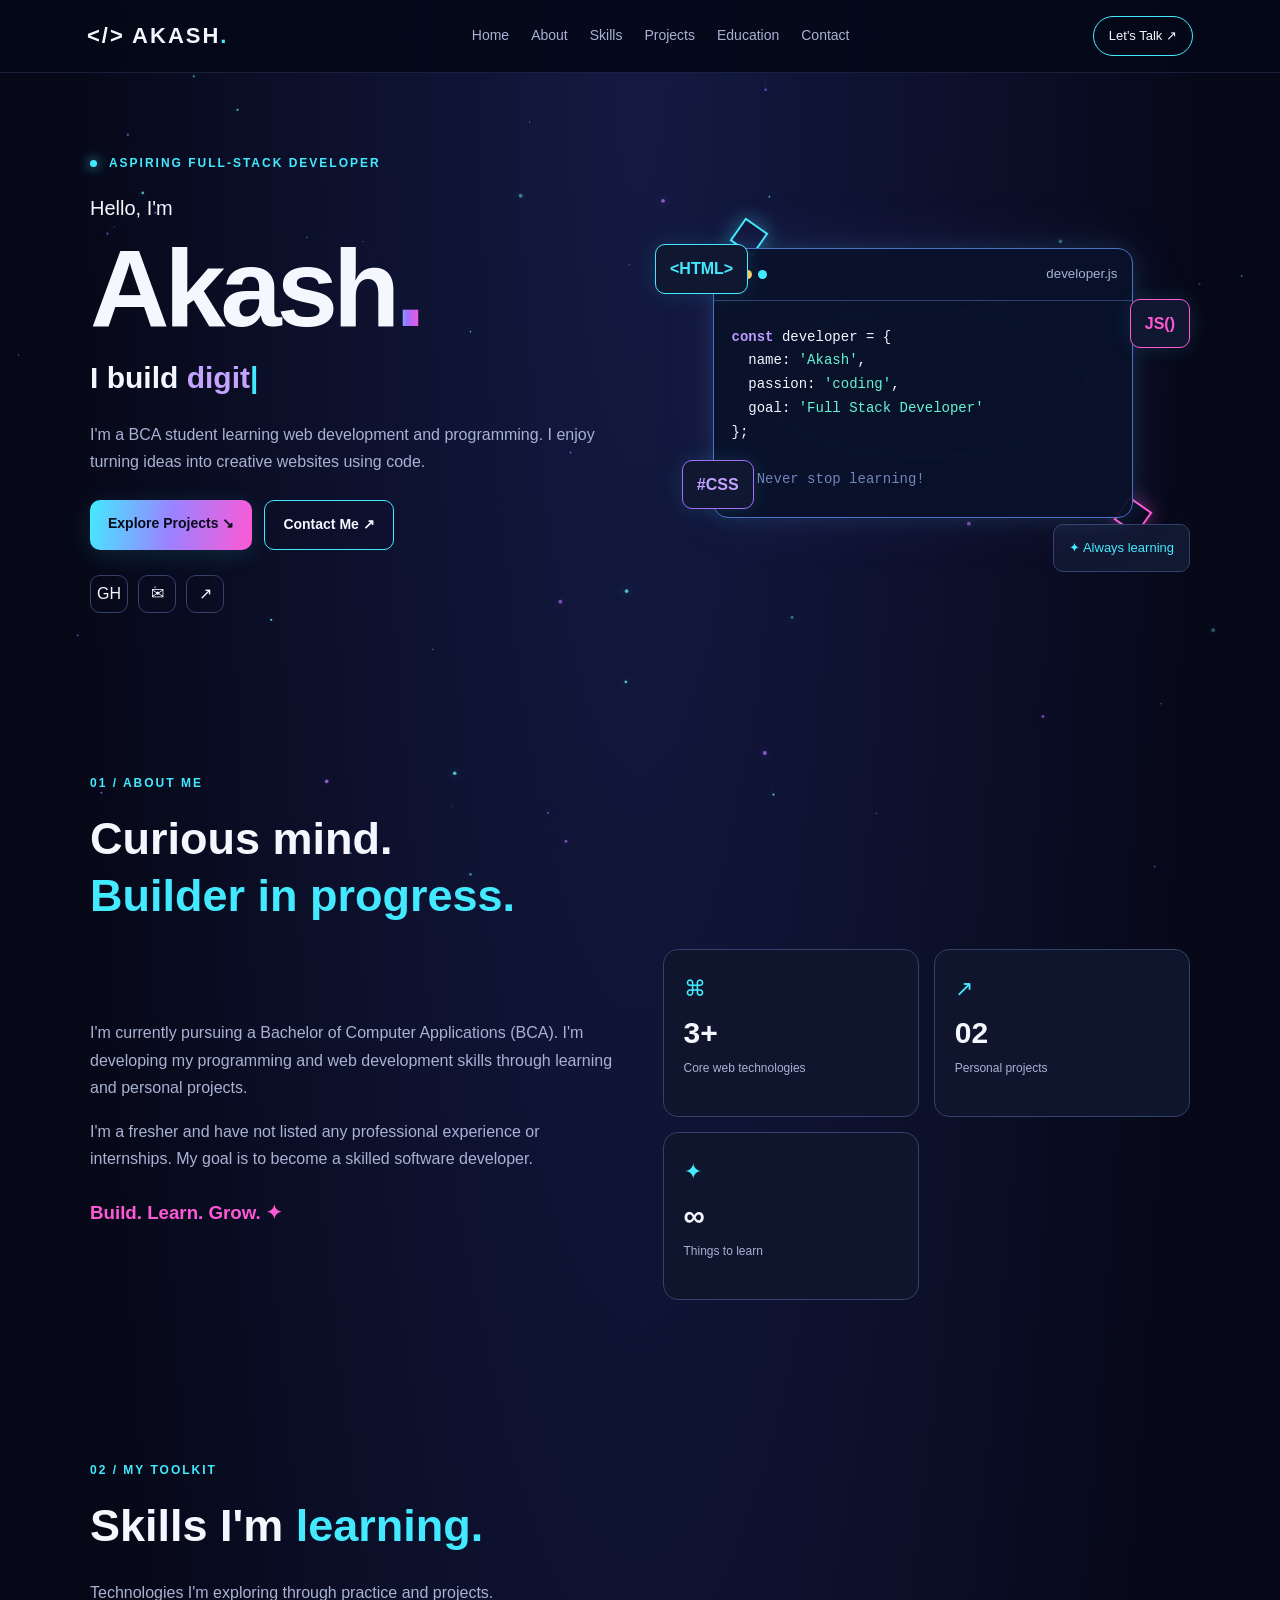
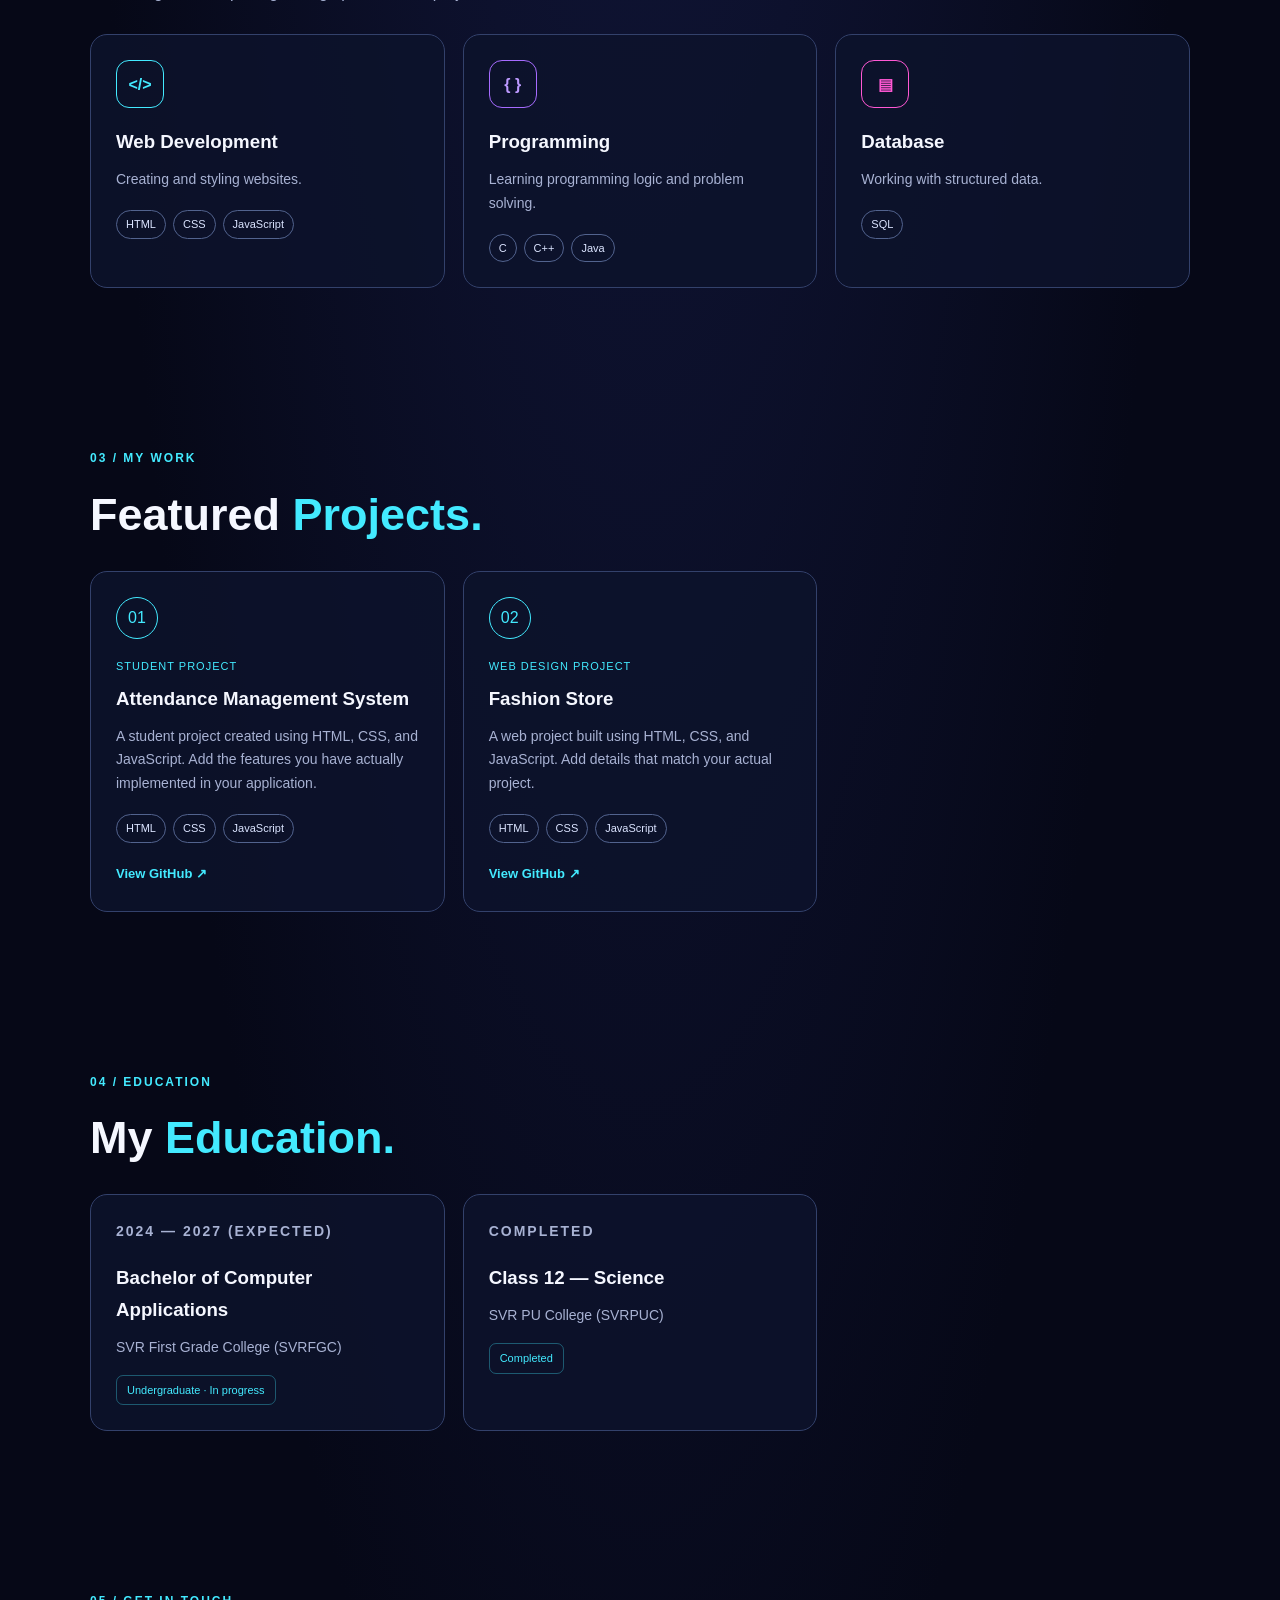
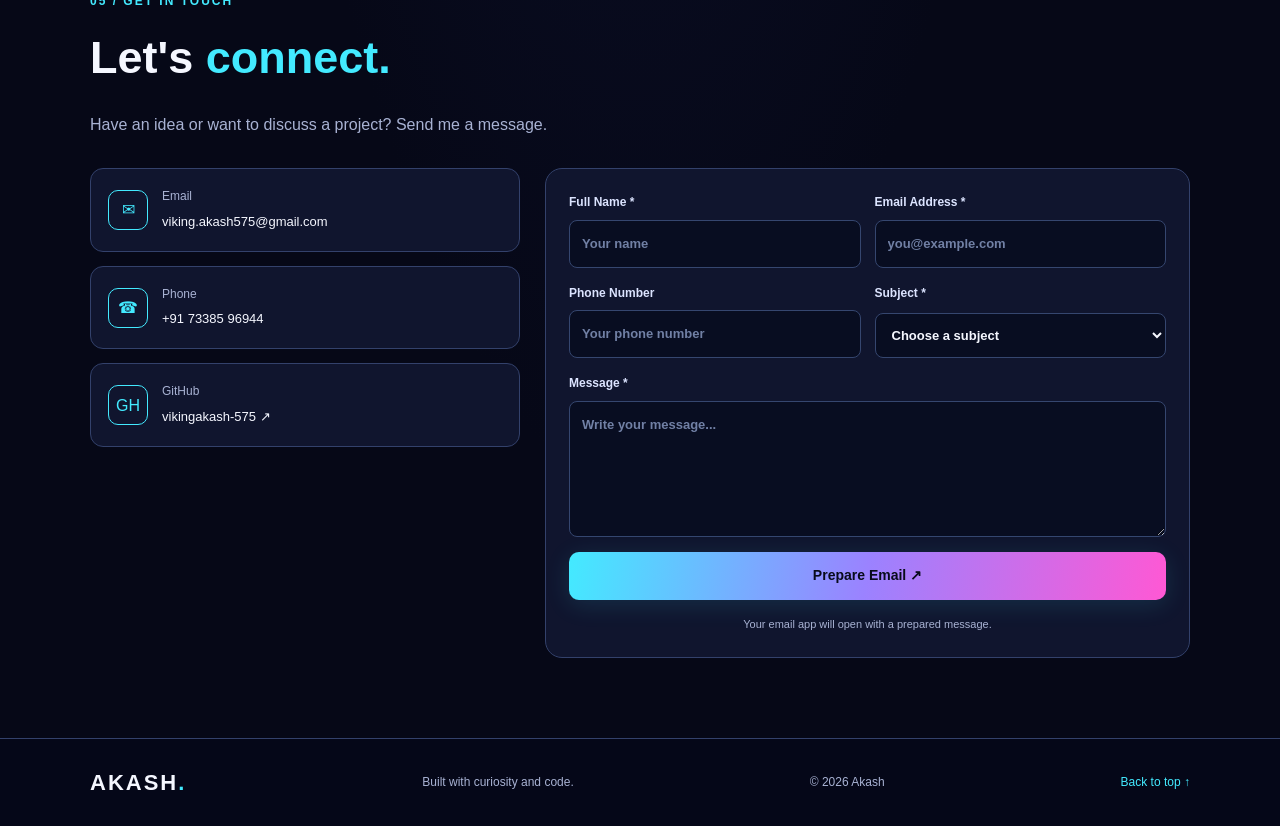
<file: index.html>
<!DOCTYPE html>
<html lang="en">
<head>
    <meta charset="UTF-8">
    <meta name="viewport" content="width=device-width, initial-scale=1.0">
    <meta name="theme-color" content="#070817">

    <title>Akash | Developer Portfolio</title>

    <link rel="stylesheet" href="style1.css">
    <script src="script.js" defer></script>
</head>

<body>

    <canvas id="particles"></canvas>

    <header>
        <nav class="navbar">
            <a href="#home" class="logo">&lt;/&gt; AKASH<span>.</span></a>

            <button id="menuBtn" aria-label="Toggle navigation"
                aria-expanded="false">☰</button>

            <div class="nav-links" id="navLinks">
                <a href="#home">Home</a>
                <a href="#about">About</a>
                <a href="#skills">Skills</a>
                <a href="#projects">Projects</a>
                <a href="#education">Education</a>
                <a href="#contact">Contact</a>
            </div>

            <a href="#contact" class="nav-button">Let's Talk ↗</a>
        </nav>
    </header>

    <main>

        <!-- HERO SECTION -->

        <section id="home" class="hero section">

            <div class="hero-content reveal">

                <p class="tag">
                    <span class="live-dot"></span>
                    ASPIRING FULL-STACK DEVELOPER
                </p>

                <p class="hello">Hello, I'm</p>

                <h1>Akash<span class="gradient">.</span></h1>

                <h2>I build <span id="typing"></span><span class="cursor">|</span></h2>

                <p class="description">
                    I'm a BCA student learning web development and programming.
                    I enjoy turning ideas into creative websites using code.
                </p>

                <div class="buttons">
                    <a href="#projects" class="btn primary">
                        Explore Projects ↘
                    </a>

                    <a href="#contact" class="btn secondary">
                        Contact Me ↗
                    </a>
                </div>

                <div class="social-links">
                    <a href="https://github.com/vikingakash-575"
                       target="_blank" rel="noopener noreferrer">GH</a>

                    <a href="mailto:viking.akash575@gmail.com">✉</a>

                    <a href="#contact">↗</a>
                </div>

            </div>

            <!-- ANIMATED DEVELOPER DESIGN -->

            <div class="hero-art reveal">

                <div class="orbit orbit-one"></div>
                <div class="orbit orbit-two"></div>

                <div class="floating-shape shape-one"></div>
                <div class="floating-shape shape-two"></div>

                <div class="code-card">

                    <div class="window-header">
                        <span></span>
                        <span></span>
                        <span></span>
                        <small>developer.js</small>
                    </div>

                    <div class="code-content">
                        <p><b>const</b> developer = {</p>
                        <p>&nbsp;&nbsp;name: <em>'Akash'</em>,</p>
                        <p>&nbsp;&nbsp;passion: <em>'coding'</em>,</p>
                        <p>&nbsp;&nbsp;goal: <em>'Full Stack Developer'</em></p>
                        <p>};</p>
                        <br>
                        <p class="comment">// Never stop learning!</p>
                    </div>

                </div>

                <div class="floating-chip chip-one">&lt;HTML&gt;</div>
                <div class="floating-chip chip-two">JS()</div>
                <div class="floating-chip chip-three">#CSS</div>

                <div class="floating-badge">
                    ✦ Always learning
                </div>

            </div>

        </section>


        <!-- ABOUT SECTION -->

        <section id="about" class="section reveal">

            <p class="tag">01 / ABOUT ME</p>

            <h2>
                Curious mind.<br>
                <span class="gradient">Builder in progress.</span>
            </h2>

            <div class="about-layout">

                <div>
                    <p>
                        I'm currently pursuing a Bachelor of Computer
                        Applications (BCA). I'm developing my programming
                        and web development skills through learning
                        and personal projects.
                    </p>

                    <p>
                        I'm a fresher and have not listed any professional
                        experience or internships. My goal is to become
                        a skilled software developer.
                    </p>

                    <h3 class="signature">Build. Learn. Grow. ✦</h3>
                </div>

                <div class="stats">

                    <div class="stat-card">
                        <span>⌘</span>
                        <h3>3+</h3>
                        <p>Core web technologies</p>
                    </div>

                    <div class="stat-card">
                        <span>↗</span>
                        <h3>02</h3>
                        <p>Personal projects</p>
                    </div>

                    <div class="stat-card">
                        <span>✦</span>
                        <h3>∞</h3>
                        <p>Things to learn</p>
                    </div>

                </div>

            </div>

        </section>


        <!-- SKILLS SECTION -->

        <section id="skills" class="section reveal">

            <p class="tag">02 / MY TOOLKIT</p>

            <h2>Skills I'm <span class="gradient">learning.</span></h2>

            <p class="description">
                Technologies I'm exploring through practice and projects.
            </p>

            <div class="grid">

                <article class="card">
                    <div class="skill-icon"> &lt;/&gt; </div>
                    <h3>Web Development</h3>
                    <p>Creating and styling websites.</p>

                    <div class="chips">
                        <span>HTML</span>
                        <span>CSS</span>
                        <span>JavaScript</span>
                    </div>
                </article>

                <article class="card">
                    <div class="skill-icon purple-icon">{ }</div>
                    <h3>Programming</h3>
                    <p>Learning programming logic and problem solving.</p>

                    <div class="chips">
                        <span>C</span>
                        <span>C++</span>
                        <span>Java</span>
                    </div>
                </article>

                <article class="card">
                    <div class="skill-icon pink-icon">▤</div>
                    <h3>Database</h3>
                    <p>Working with structured data.</p>

                    <div class="chips">
                        <span>SQL</span>
                    </div>
                </article>

            </div>

        </section>


        <!-- PROJECTS SECTION -->

        <section id="projects" class="section reveal">

            <p class="tag">03 / MY WORK</p>

            <h2>Featured <span class="gradient">Projects.</span></h2>

            <div class="grid">

                <article class="card project-card">

                    <span class="project-number">01</span>

                    <p class="project-type">STUDENT PROJECT</p>

                    <h3>Attendance Management System</h3>

                    <p>
                        A student project created using HTML, CSS, and
                        JavaScript. Add the features you have actually
                        implemented in your application.
                    </p>

                    <div class="chips">
                        <span>HTML</span>
                        <span>CSS</span>
                        <span>JavaScript</span>
                    </div>

                    <a href="https://github.com/vikingakash575-source/Attendance-management-system-.git"
                       target="_blank" rel="noopener noreferrer"
                       class="project-link">
                        View GitHub ↗
                    </a>

                </article>


                <article class="card project-card">

                    <span class="project-number">02</span>

                    <p class="project-type">WEB DESIGN PROJECT</p>

                    <h3>Fashion Store</h3>

                    <p>
                        A web project built using HTML, CSS, and JavaScript.
                        Add details that match your actual project.
                    </p>

                    <div class="chips">
                        <span>HTML</span>
                        <span>CSS</span>
                        <span>JavaScript</span>
                    </div>

                    <a href="https://vikingakash575-source.github.io/Fasion-store-/"
                       target="_blank" rel="noopener noreferrer"
                       class="project-link">
                        View GitHub ↗
                    </a>

                </article>

            </div>

        </section>


        <!-- EDUCATION SECTION -->

        <section id="education" class="section reveal">

            <p class="tag">04 / EDUCATION</p>

            <h2>My <span class="gradient">Education.</span></h2>

            <div class="grid">

                <article class="card">

                    <p class="tag">2024 — 2027 (EXPECTED)</p>

                    <h3>Bachelor of Computer Applications</h3>

                    <p>SVR First Grade College (SVRFGC)</p>

                    <span class="status">
                        Undergraduate · In progress
                    </span>

                </article>

                <article class="card">

                    <p class="tag">COMPLETED</p>

                    <h3>Class 12 — Science</h3>

                    <p>SVR PU College (SVRPUC)</p>

                    <span class="status">Completed</span>

                </article>

            </div>

        </section>


        <!-- CONTACT SECTION -->

        <section id="contact" class="section reveal">

            <p class="tag">05 / GET IN TOUCH</p>

            <h2>Let's <span class="gradient">connect.</span></h2>

            <p class="description">
                Have an idea or want to discuss a project? Send me a message.
            </p>

            <div class="contact-layout">

                <div class="contact-details">

                    <div class="contact-item">
                        <span>✉</span>
                        <div>
                            <small>Email</small>
                            <a href="mailto:viking.akash575@gmail.com">
                                viking.akash575@gmail.com
                            </a>
                        </div>
                    </div>

                    <div class="contact-item">
                        <span>☎</span>
                        <div>
                            <small>Phone</small>
                            <a href="tel:+917338596944">
                                +91 73385 96944
                            </a>
                        </div>
                    </div>

                    <div class="contact-item">
                        <span>GH</span>
                        <div>
                            <small>GitHub</small>
                            <a href="https://github.com/vikingakash-575"
                               target="_blank" rel="noopener noreferrer">
                                vikingakash-575 ↗
                            </a>
                        </div>
                    </div>

                </div>


                <form id="contactForm" class="contact-form">

                    <div class="form-row">

                        <label>
                            Full Name *
                            <input type="text" name="name"
                                   placeholder="Your name"
                                   autocomplete="name"
                                   maxlength="100" required>
                        </label>

                        <label>
                            Email Address *
                            <input type="email" name="email"
                                   placeholder="you@example.com"
                                   autocomplete="email"
                                   maxlength="150" required>
                        </label>

                    </div>


                    <div class="form-row">

                        <label>
                            Phone Number
                            <input type="tel" name="phone"
                                   placeholder="Your phone number"
                                   autocomplete="tel"
                                   maxlength="30">
                        </label>

                        <label>
                            Subject *
                            <select name="subject" required>
                                <option value="">Choose a subject</option>
                                <option>Project Collaboration</option>
                                <option>Web Development</option>
                                <option>Learning and Coding</option>
                                <option>Other</option>
                            </select>
                        </label>

                    </div>


                    <label>
                        Message *
                        <textarea name="message" rows="5"
                                  placeholder="Write your message..."
                                  maxlength="3000" required></textarea>
                    </label>

                    <button type="submit" class="btn primary">
                        Prepare Email ↗
                    </button>

                    <p id="formMessage" class="form-message"
                       role="status" aria-live="polite">
                        Your email app will open with a prepared message.
                    </p>

                </form>

            </div>

        </section>

    </main>


    <!-- FOOTER -->

    <footer>
        <div class="footer-content">
            <a href="#home" class="logo">AKASH<span>.</span></a>

            <p>Built with curiosity and code.</p>

            <p>© <span id="year"></span> Akash</p>

            <a href="#home" class="back-top">Back to top ↑</a>
        </div>
    </footer>

</body>
</html>
</file>
<file: style1.css>
:root {
    --bg: #060817;
    --panel: #10152e;
    --text: #f5f7ff;
    --muted: #a8b2d3;
    --cyan: #43eaff;
    --purple: #a66bff;
    --pink: #ff58d4;
    --border: #33416b;
}

* {
    margin: 0;
    padding: 0;
    box-sizing: border-box;
}

html {
    scroll-behavior: smooth;
    scroll-padding-top: 85px;
}

body {
    background:
        radial-gradient(ellipse at top, #141a43, #060817 65%);
    color: var(--text);
    font-family: Arial, sans-serif;
    line-height: 1.7;
    overflow-x: hidden;
}

a {
    color: inherit;
    text-decoration: none;
}

button,
input,
textarea,
select {
    font: inherit;
}

#particles {
    position: fixed;
    inset: 0;
    width: 100%;
    height: 100%;
    z-index: -1;
    pointer-events: none;
}

header {
    position: sticky;
    top: 0;
    z-index: 100;
    background: rgba(5, 8, 24, 0.9);
    backdrop-filter: blur(15px);
    border-bottom: 1px solid #33416b70;
}

.navbar {
    max-width: 1150px;
    min-height: 72px;
    margin: auto;
    padding: 14px 22px;
    display: flex;
    align-items: center;
    justify-content: space-between;
    gap: 20px;
}

.logo {
    font-size: 22px;
    font-weight: bold;
    letter-spacing: 2px;
    white-space: nowrap;
}

.logo span,
.gradient {
    color: var(--cyan);
}

.nav-links {
    display: flex;
    gap: 22px;
}

.nav-links a {
    color: var(--muted);
    font-size: 14px;
    transition: 0.3s;
}

.nav-links a:hover {
    color: var(--cyan);
}

#menuBtn {
    display: none;
    color: var(--cyan);
    background: var(--panel);
    border: 1px solid var(--border);
    padding: 7px 12px;
    border-radius: 8px;
    font-size: 22px;
}

.nav-button {
    border: 1px solid var(--cyan);
    padding: 8px 15px;
    border-radius: 30px;
    font-size: 13px;
    white-space: nowrap;
    transition: 0.3s;
}

.nav-button:hover {
    box-shadow: 0 0 20px #43eaff60;
}

.section,
.hero {
    max-width: 1150px;
    margin: auto;
    padding: 80px 25px;
    scroll-margin-top: 75px;
}

.hero {
    min-height: 620px;
    display: grid;
    grid-template-columns: 1fr 1fr;
    align-items: center;
    gap: 30px;
    position: relative;
}

.tag {
    color: var(--cyan);
    font-size: 12px;
    font-weight: bold;
    letter-spacing: 2px;
    margin-bottom: 18px;
}

.live-dot {
    display: inline-block;
    width: 7px;
    height: 7px;
    background: var(--cyan);
    border-radius: 50%;
    box-shadow: 0 0 12px var(--cyan);
    margin-right: 7px;
    animation: pulse 1.5s infinite;
}

@keyframes pulse {
    50% {
        opacity: 0.35;
    }
}

.hello {
    font-size: 20px;
}

.hero h1 {
    font-size: clamp(65px, 9vw, 110px);
    line-height: 1.15;
    letter-spacing: -5px;
}

.hero h1 .gradient {
    background: linear-gradient(
        90deg,
        var(--cyan),
        var(--purple),
        var(--pink)
    );
    background-clip: text;
    -webkit-background-clip: text;
    color: transparent;
}

.hero h2 {
    font-size: clamp(20px, 3vw, 30px);
    margin-bottom: 18px;
}

#typing {
    color: #c5a4ff;
}

.cursor {
    color: var(--cyan);
    animation: blink 0.7s infinite;
}

@keyframes blink {
    50% {
        opacity: 0;
    }
}

.description {
    max-width: 550px;
    color: var(--muted);
    margin-bottom: 20px;
}

.buttons {
    display: flex;
    flex-wrap: wrap;
    gap: 12px;
    margin-top: 25px;
}

.btn {
    display: inline-block;
    padding: 12px 18px;
    border-radius: 10px;
    font-weight: bold;
    font-size: 14px;
    cursor: pointer;
    border: none;
    transition: 0.3s;
}

.btn:hover {
    transform: translateY(-3px);
}

.primary {
    color: #080b1b;
    background: linear-gradient(
        100deg,
        var(--cyan),
        #9b82ff,
        var(--pink)
    );
    box-shadow: 0 5px 25px #43eaff20;
}

.primary:hover {
    box-shadow: 0 5px 30px #a66bff70;
}

.secondary {
    border: 1px solid var(--cyan);
    background: transparent;
    color: var(--text);
}

.social-links {
    display: flex;
    gap: 10px;
    margin-top: 25px;
}

.social-links a {
    width: 38px;
    height: 38px;
    border: 1px solid var(--border);
    border-radius: 10px;
    display: grid;
    place-items: center;
    transition: 0.3s;
}

.social-links a:hover {
    color: var(--cyan);
    border-color: var(--cyan);
    transform: translateY(-3px);
}


/* Animated developer illustration */

.hero-art {
    min-height: 420px;
    position: relative;
    display: grid;
    place-items: center;
}

.orbit {
    position: absolute;
    width: 330px;
    height: 330px;
    border: 1px solid #43eaff65;
    border-radius: 50%;
    transform: scaleY(0.45) rotate(30deg);
    animation: rotateOrbit 14s linear infinite;
}

.orbit-two {
    width: 390px;
    height: 390px;
    border-color: #a66bff70;
    animation-duration: 20s;
    animation-direction: reverse;
}

@keyframes rotateOrbit {
    to {
        rotate: 360deg;
    }
}

.code-card {
    width: min(100%, 420px);
    position: relative;
    z-index: 2;
    background: rgba(10, 17, 43, 0.94);
    border: 1px solid #4d70cb;
    border-radius: 15px;
    box-shadow:
        0 0 25px #43eaff20,
        0 0 65px #a66bff15;
    animation: float 5s ease-in-out infinite;
}

@keyframes float {
    50% {
        transform: translateY(-12px) rotate(1deg);
    }
}

.window-header {
    padding: 14px;
    border-bottom: 1px solid #33416b;
    display: flex;
    align-items: center;
    gap: 6px;
}

.window-header span {
    width: 9px;
    height: 9px;
    border-radius: 50%;
    background: var(--pink);
}

.window-header span:nth-child(2) {
    background: #ffca64;
}

.window-header span:nth-child(3) {
    background: var(--cyan);
}

.window-header small {
    margin-left: auto;
    color: var(--muted);
}

.code-content {
    padding: 25px 18px;
    font-family: monospace;
    font-size: clamp(11px, 1.4vw, 14px);
    overflow-wrap: anywhere;
}

.code-content b {
    color: #bd9aff;
}

.code-content em {
    color: #65f5d3;
    font-style: normal;
}

.comment {
    color: #7184b9;
}

.floating-shape {
    position: absolute;
    width: 28px;
    height: 28px;
    border: 2px solid var(--cyan);
    transform: rotate(35deg);
    box-shadow: 0 0 20px #43eaff70;
    animation: float 4s infinite;
}

.shape-one {
    top: 12%;
    left: 15%;
}

.shape-two {
    right: 8%;
    bottom: 15%;
    border-color: var(--pink);
    box-shadow: 0 0 20px #ff58d470;
    animation-delay: -2s;
}

.floating-chip {
    position: absolute;
    z-index: 3;
    padding: 10px 14px;
    border-radius: 10px;
    background: #101831;
    border: 1px solid var(--cyan);
    color: var(--cyan);
    box-shadow: 0 0 20px #43eaff20;
    font-weight: bold;
    animation: float 5s ease-in-out infinite;
}

.chip-one {
    top: 17%;
    left: 0;
}

.chip-two {
    top: 30%;
    right: 0;
    color: var(--pink);
    border-color: var(--pink);
    animation-delay: -1s;
}

.chip-three {
    bottom: 20%;
    left: 5%;
    color: #c2a1ff;
    border-color: #a66bff;
    animation-delay: -2s;
}

.floating-badge {
    position: absolute;
    bottom: 5%;
    right: 0;
    padding: 12px 15px;
    background: #111831;
    border: 1px solid var(--border);
    border-radius: 10px;
    color: var(--cyan);
    font-size: 13px;
}


/* About section */

.section > h2 {
    font-size: clamp(30px, 5vw, 45px);
    line-height: 1.25;
    margin-bottom: 25px;
}

.about-layout {
    display: grid;
    grid-template-columns: 1fr 1fr;
    gap: 45px;
    align-items: center;
}

.about-layout p {
    color: var(--muted);
    margin-bottom: 17px;
}

.signature {
    color: var(--pink);
    margin-top: 25px;
}

.stats {
    display: grid;
    grid-template-columns: 1fr 1fr;
    gap: 15px;
}

.stat-card {
    padding: 20px;
    background: var(--panel);
    border: 1px solid var(--border);
    border-radius: 15px;
    transition: 0.3s;
}

.stat-card:hover {
    border-color: var(--cyan);
    transform: translateY(-4px);
}

.stat-card span {
    color: var(--cyan);
    font-size: 22px;
}

.stat-card h3 {
    font-size: 30px;
}

.stat-card p {
    font-size: 12px;
}


/* Skills and projects */

.grid {
    display: grid;
    grid-template-columns: repeat(3, minmax(0, 1fr));
    gap: 18px;
    margin-top: 28px;
}

.card {
    padding: 25px;
    background: rgba(13, 19, 44, 0.85);
    border: 1px solid var(--border);
    border-radius: 17px;
    transition: 0.3s;
}

.card:hover {
    transform: translateY(-5px);
    border-color: var(--cyan);
    box-shadow: 0 10px 35px #43eaff0d;
}

.skill-icon {
    width: 48px;
    height: 48px;
    display: grid;
    place-items: center;
    border: 1px solid var(--cyan);
    color: var(--cyan);
    border-radius: 13px;
    font-weight: bold;
    margin-bottom: 18px;
}

.purple-icon {
    color: #bd9aff;
    border-color: #a66bff;
}

.pink-icon {
    color: var(--pink);
    border-color: var(--pink);
}

.card h3 {
    margin-bottom: 10px;
}

.card p {
    color: var(--muted);
    font-size: 14px;
}

.chips {
    display: flex;
    flex-wrap: wrap;
    gap: 7px;
    margin-top: 18px;
}

.chips span {
    padding: 4px 9px;
    font-size: 11px;
    color: #dbe4ff;
    border: 1px solid #52638e;
    border-radius: 30px;
}

.project-number {
    display: inline-grid;
    place-items: center;
    width: 42px;
    height: 42px;
    border: 1px solid var(--cyan);
    color: var(--cyan);
    border-radius: 50%;
    margin-bottom: 18px;
}

.project-type {
    color: var(--cyan) !important;
    font-size: 11px !important;
    letter-spacing: 1px;
    margin-bottom: 7px;
}

.project-link {
    display: inline-block;
    color: var(--cyan);
    font-size: 13px;
    font-weight: bold;
    margin-top: 20px;
}

.project-link:hover {
    color: var(--pink);
}


/* Education */

.status {
    display: inline-block;
    margin-top: 15px;
    padding: 5px 10px;
    border: 1px solid #43eaff55;
    color: var(--cyan);
    border-radius: 7px;
    font-size: 11px;
}


/* Contact */

.contact-layout {
    display: grid;
    grid-template-columns: 0.8fr 1.2fr;
    gap: 25px;
    align-items: start;
    margin-top: 30px;
}

.contact-details {
    display: grid;
    gap: 14px;
}

.contact-item {
    display: flex;
    align-items: center;
    gap: 14px;
    padding: 17px;
    background: var(--panel);
    border: 1px solid var(--border);
    border-radius: 13px;
}

.contact-item > span {
    min-width: 40px;
    height: 40px;
    display: grid;
    place-items: center;
    border: 1px solid var(--cyan);
    border-radius: 10px;
    color: var(--cyan);
}

.contact-item small {
    display: block;
    color: var(--muted);
    font-size: 12px;
}

.contact-item a {
    overflow-wrap: anywhere;
    font-size: 13px;
}

.contact-item a:hover {
    color: var(--cyan);
}

.contact-form {
    display: grid;
    gap: 15px;
    padding: 23px;
    background: var(--panel);
    border: 1px solid var(--border);
    border-radius: 17px;
}

.form-row {
    display: grid;
    grid-template-columns: 1fr 1fr;
    gap: 14px;
}

.contact-form label {
    display: grid;
    gap: 7px;
    color: #dce4ff;
    font-size: 12px;
    font-weight: bold;
}

.contact-form input,
.contact-form select,
.contact-form textarea {
    width: 100%;
    min-width: 0;
    padding: 12px;
    color: var(--text);
    background: #080d21;
    border: 1px solid #35466f;
    border-radius: 8px;
    outline: none;
    font-size: 13px;
}

.contact-form input:focus,
.contact-form select:focus,
.contact-form textarea:focus {
    border-color: var(--cyan);
    box-shadow: 0 0 0 3px #43eaff12;
}

.contact-form input::placeholder,
.contact-form textarea::placeholder {
    color: #7180a5;
}

.contact-form textarea {
    resize: vertical;
    min-height: 120px;
}

.form-message {
    text-align: center;
    color: var(--muted);
    font-size: 11px;
}


/* Footer */

footer {
    border-top: 1px solid var(--border);
    background: #050718;
    padding: 25px 20px;
}

.footer-content {
    max-width: 1100px;
    margin: auto;
    display: flex;
    justify-content: space-between;
    align-items: center;
    gap: 15px;
    flex-wrap: wrap;
}

.footer-content p,
.back-top {
    color: var(--muted);
    font-size: 12px;
}

.back-top {
    color: var(--cyan);
}


/* Scroll reveal */

.reveal {
    opacity: 0;
    transform: translateY(20px);
    transition: opacity 0.7s ease, transform 0.7s ease;
}

.reveal.visible {
    opacity: 1;
    transform: translateY(0);
}

:focus-visible {
    outline: 2px solid var(--cyan);
    outline-offset: 4px;
}


/* Mobile design */

@media (max-width: 850px) {
    .navbar {
        gap: 12px;
    }

    .nav-links {
        gap: 12px;
    }

    .nav-links a {
        font-size: 12px;
    }

    .nav-button {
        display: none;
    }

    .hero {
        min-height: auto;
        padding-top: 65px;
    }

    .about-layout {
        gap: 25px;
    }

    .contact-layout {
        grid-template-columns: 1fr;
    }
}

@media (max-width: 650px) {
    .navbar {
        flex-wrap: wrap;
    }

    #menuBtn {
        display: block;
        margin-left: auto;
    }

    .nav-links {
        display: none;
        width: 100%;
        flex-direction: column;
        order: 5;
        gap: 0;
    }

    .nav-links.open {
        display: flex;
    }

    .nav-links a {
        padding: 10px 0;
        border-top: 1px solid #ffffff10;
        font-size: 14px;
    }

    .hero {
        grid-template-columns: 1fr;
        padding: 55px 20px 70px;
    }

    .hero h1 {
        font-size: 75px;
    }

    .hero-art {
        min-height: 340px;
    }

    .code-card {
        width: 95%;
    }

    .orbit {
        width: 260px;
        height: 260px;
    }

    .orbit-two {
        width: 310px;
        height: 310px;
    }

    .section {
        padding: 60px 20px;
    }

    .about-layout,
    .grid,
    .contact-layout {
        grid-template-columns: 1fr;
    }

    .stats {
        margin-top: 10px;
    }

    .form-row {
        grid-template-columns: 1fr;
    }

    .contact-form {
        padding: 17px;
    }

    .footer-content {
        justify-content: center;
        text-align: center;
    }

    .footer-content > * {
        flex: 1 1 40%;
    }
}

@media (prefers-reduced-motion: reduce) {
    html {
        scroll-behavior: auto;
    }

    *,
    *::before,
    *::after {
        animation-duration: 0.01ms !important;
        animation-iteration-count: 1 !important;
        transition-duration: 0.01ms !important;
    }

    .reveal {
        opacity: 1;
        transform: none;
    }

    #particles {
        display: none;
    }
}
</file>
